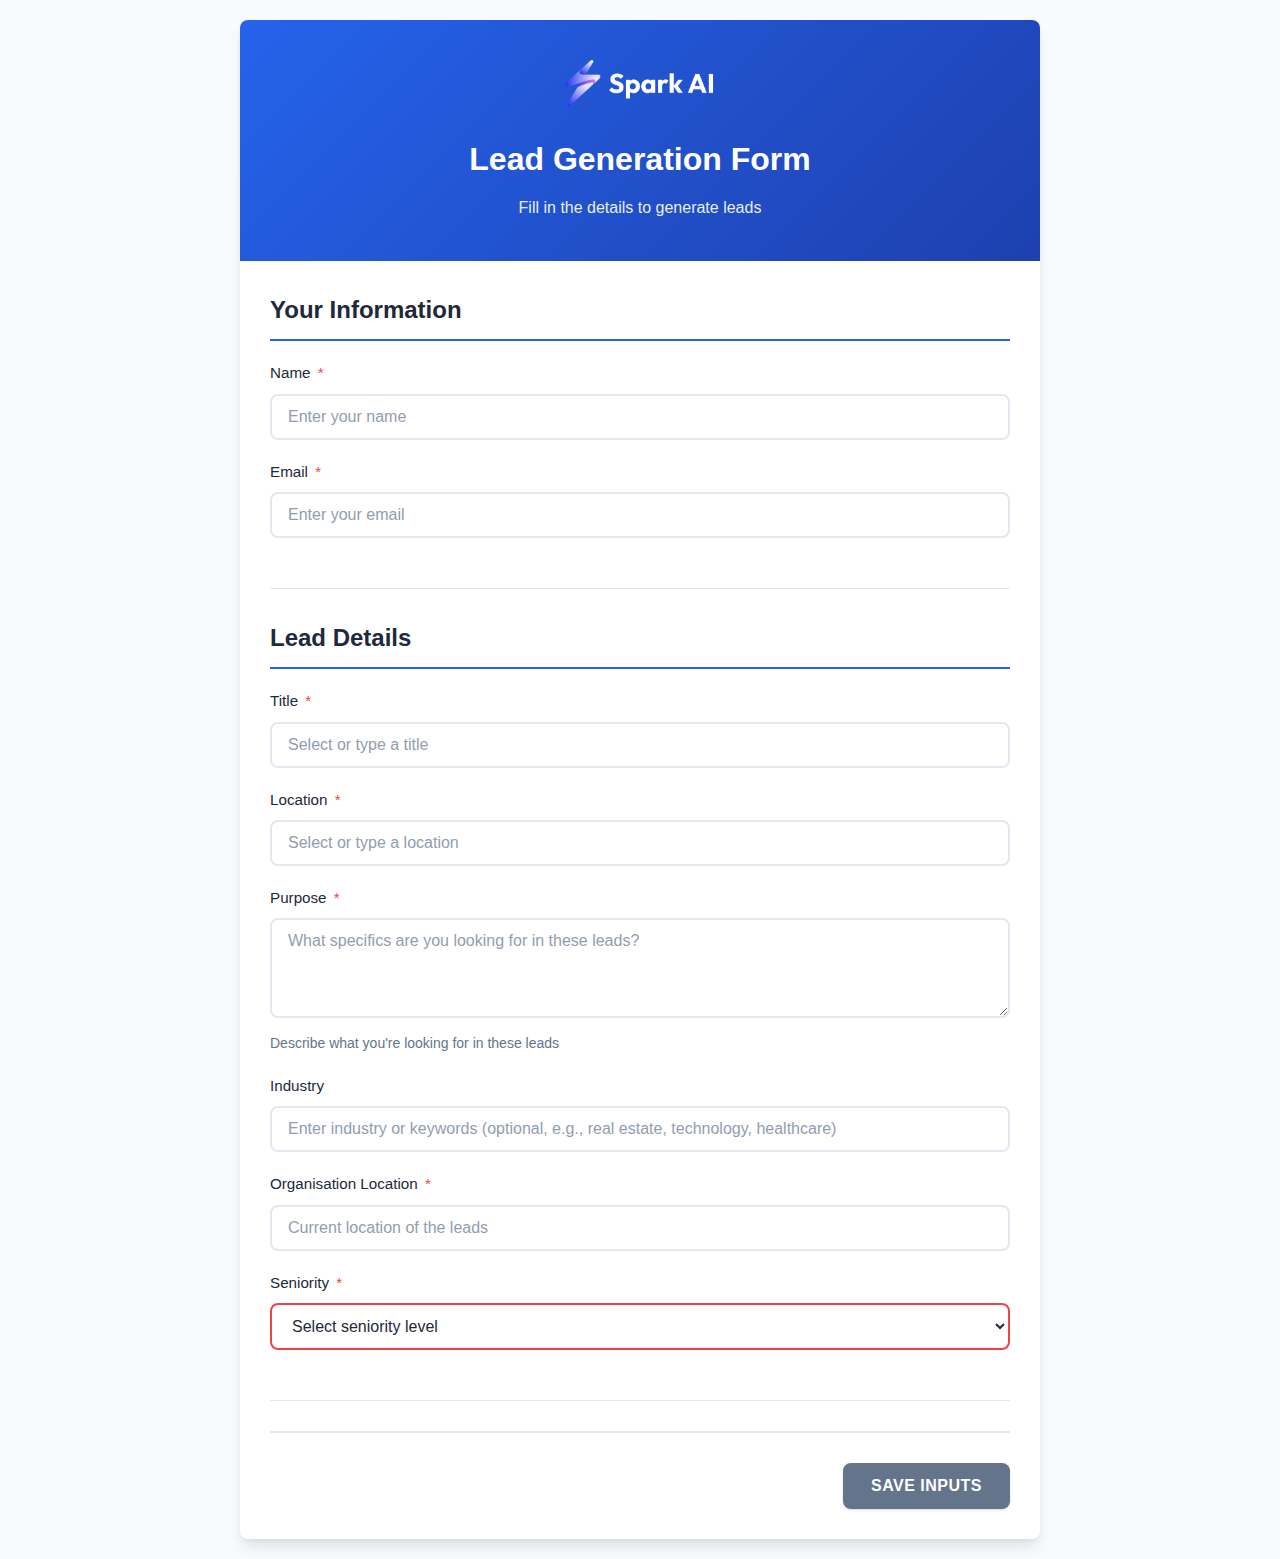
<file: index.html>
<!DOCTYPE html>
<html lang="en">
<head>
    <meta charset="UTF-8">
    <meta name="viewport" content="width=device-width, initial-scale=1.0">
    <title>Lead Generation Form</title>
    <link rel="stylesheet" href="styles.css">
</head>
<body>
    <div class="container">
        <div class="header">
            <img src="Spark AI Logo-W.png" alt="Spark AI Logo" class="logo" id="logo">
            <h1>Lead Generation Form</h1>
            <p class="subtitle">Fill in the details to generate leads</p>
        </div>

        <form id="leadForm" class="form-container">
            <!-- User Information Section -->
            <div class="form-section">
                <h2>Your Information</h2>
                
                <div class="form-group">
                    <label for="name">Name <span class="required">*</span></label>
                    <input type="text" id="name" name="name" required placeholder="Enter your name">
                </div>

                <div class="form-group">
                    <label for="email">Email <span class="required">*</span></label>
                    <input type="email" id="email" name="email" required placeholder="Enter your email">
                </div>
            </div>

            <!-- Lead Details Section -->
            <div class="form-section">
                <h2>Lead Details</h2>

                <div class="form-group">
                    <label for="titles">Title <span class="required">*</span></label>
                    <input type="text" id="titles" name="titles" required 
                           placeholder="Select or type a title" 
                           list="titleOptions">
                    <datalist id="titleOptions">
                        <option value="AI Engineer">
                        <option value="AI Developer">
                        <option value="Machine Learning Engineer">
                        <option value="Data Scientist">
                        <option value="AI Researcher">
                        <option value="ML Engineer">
                        <option value="Deep Learning Engineer">
                        <option value="AI Architect">
                        <option value="NLP Engineer">
                        <option value="Computer Vision Engineer">
                    </datalist>
                </div>

                <div class="form-group">
                    <label for="location">Location <span class="required">*</span></label>
                    <input type="text" id="location" name="location" required 
                           placeholder="Select or type a location" 
                           list="locationOptions">
                    <datalist id="locationOptions">
                        <option value="Dubai">
                        <option value="Doha">
                        <option value="Kerala">
                        <option value="Mumbai">
                        <option value="Delhi">
                        <option value="Bangalore">
                        <option value="Singapore">
                        <option value="London">
                        <option value="New York">
                        <option value="San Francisco">
                        <option value="Toronto">
                        <option value="Sydney">
                        <option value="Paris">
                        <option value="Berlin">
                        <option value="Tokyo">
                    </datalist>
                </div>

                <div class="form-group">
                    <label for="purpose">Purpose <span class="required">*</span></label>
                    <textarea id="purpose" name="purpose" required 
                              placeholder="What specifics are you looking for in these leads?" 
                              rows="4"></textarea>
                    <small class="help-text">Describe what you're looking for in these leads</small>
                </div>

                <div class="form-group">
                    <label for="keywords">Industry</label>
                    <input type="text" id="keywords" name="keywords" 
                           placeholder="Enter industry or keywords (optional, e.g., real estate, technology, healthcare)">
                </div>

                <div class="form-group">
                    <label for="orgLocation">Organisation Location <span class="required">*</span></label>
                    <input type="text" id="orgLocation" name="orgLocation" required 
                           placeholder="Current location of the leads">
                </div>

                <div class="form-group">
                    <label for="seniority">Seniority <span class="required">*</span></label>
                    <select id="seniority" name="seniority" required>
                        <option value="">Select seniority level</option>
                        <option value="owner">Owner</option>
                        <option value="founder">Founder</option>
                        <option value="c_suite">C-Suite</option>
                        <option value="partner">Partner</option>
                        <option value="vp">VP</option>
                        <option value="head">Head</option>
                        <option value="director">Director</option>
                        <option value="manager">Manager</option>
                        <option value="senior">Senior</option>
                        <option value="entry">Entry</option>
                        <option value="intern">Intern</option>
                    </select>
                </div>

            </div>

            <!-- Saved Inputs Section -->
            <div class="form-section" id="savedInputsSection" style="display: none;">
                <h2>Saved Inputs</h2>
                <div id="savedInputsList" class="saved-inputs"></div>
            </div>

            <!-- Submit Button -->
            <div class="form-actions">
                <button type="button" id="saveInputsBtn" class="btn btn-secondary">Save Inputs</button>
                <button type="submit" id="generateBtn" class="btn btn-primary" style="display: none;">
                    Generate Leads
                </button>
            </div>
        </form>
    </div>

    <script>
        // No warning needed - form will use traditional POST submission
    </script>
    <script src="script.js?v=3"></script>
</body>
</html>
</file>
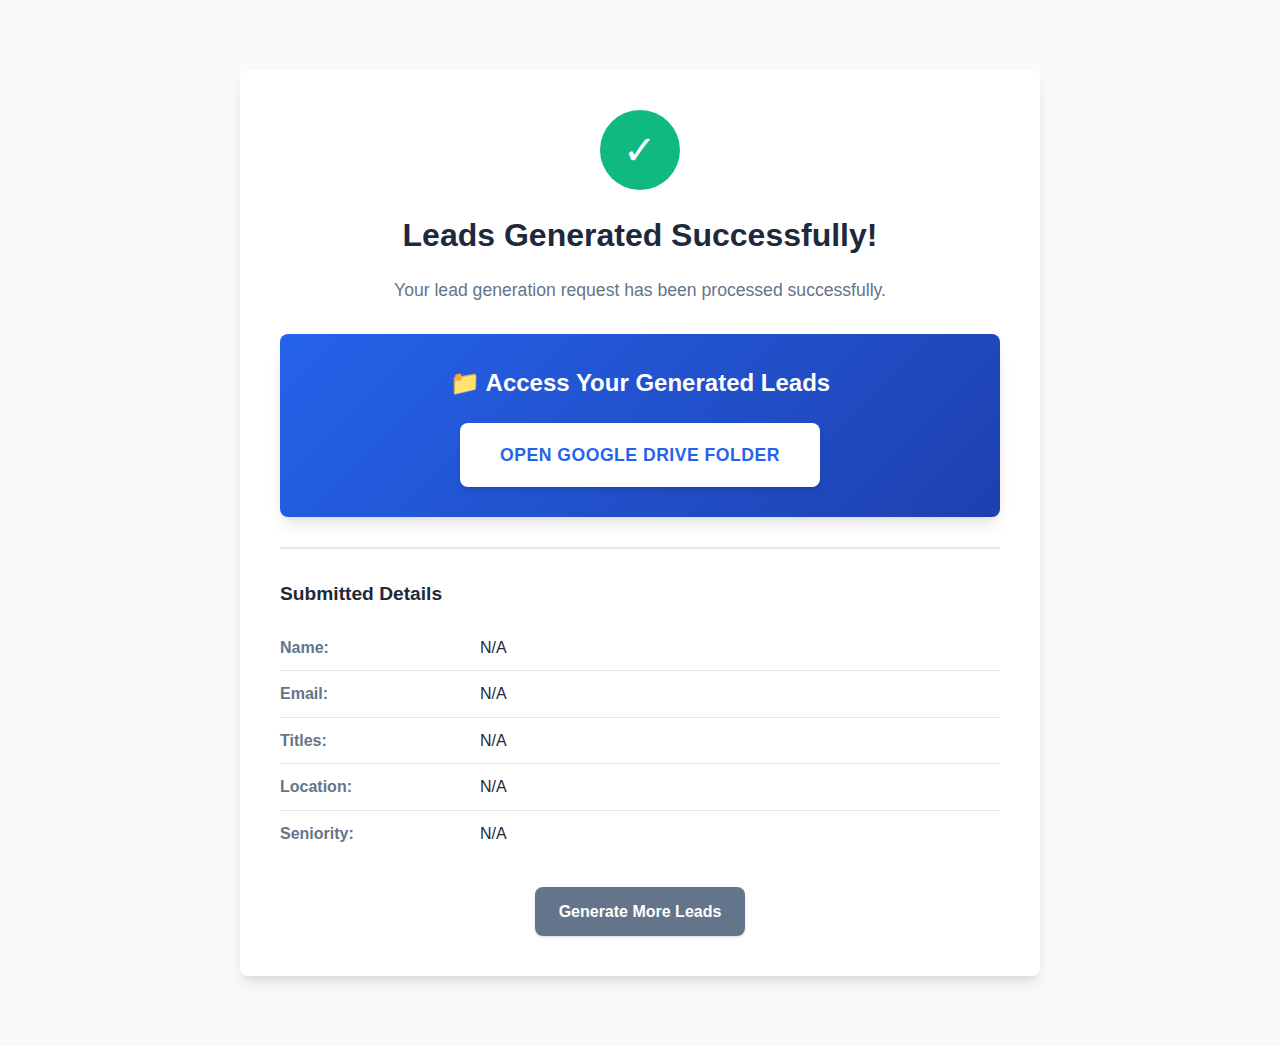
<file: result.html>
<!DOCTYPE html>
<html lang="en">
<head>
    <meta charset="UTF-8">
    <meta name="viewport" content="width=device-width, initial-scale=1.0">
    <title>Lead Generation Result</title>
    <link rel="stylesheet" href="styles.css">
    <style>
        .result-container {
            max-width: 800px;
            margin: 50px auto;
            padding: 40px;
            background: var(--surface);
            border-radius: var(--border-radius);
            box-shadow: var(--shadow-lg);
        }

        .success-icon {
            width: 80px;
            height: 80px;
            margin: 0 auto 20px;
            background: var(--success-color);
            border-radius: 50%;
            display: flex;
            align-items: center;
            justify-content: center;
            font-size: 2.5rem;
            color: white;
        }

        .result-content {
            text-align: center;
            margin-bottom: 30px;
        }

        .result-content h1 {
            font-size: 2rem;
            margin-bottom: 15px;
            color: var(--text-primary);
        }

        .result-content p {
            font-size: 1.1rem;
            color: var(--text-secondary);
            margin-bottom: 10px;
        }

        .drive-link {
            margin: 30px 0;
            padding: 30px;
            background: linear-gradient(135deg, var(--primary-color) 0%, var(--primary-dark) 100%);
            border: none;
            border-radius: var(--border-radius);
            text-align: center;
            box-shadow: var(--shadow-lg);
        }

        .drive-link h2 {
            font-size: 1.5rem;
            margin-bottom: 20px;
            color: white;
            font-weight: 600;
        }

        .drive-link a {
            display: inline-block;
            padding: 18px 40px;
            background: white;
            color: var(--primary-color);
            text-decoration: none;
            border-radius: var(--border-radius);
            font-weight: 700;
            font-size: 1.1rem;
            transition: var(--transition);
            box-shadow: var(--shadow-md);
            text-transform: uppercase;
            letter-spacing: 0.5px;
        }

        .drive-link a:hover {
            background: #f8fafc;
            transform: translateY(-3px);
            box-shadow: var(--shadow-lg);
            color: var(--primary-dark);
        }

        .form-details {
            margin-top: 30px;
            padding-top: 30px;
            border-top: 2px solid var(--border-color);
            text-align: left;
        }

        .form-details h3 {
            font-size: 1.2rem;
            margin-bottom: 15px;
            color: var(--text-primary);
        }

        .detail-row {
            display: flex;
            padding: 10px 0;
            border-bottom: 1px solid var(--border-color);
        }

        .detail-row:last-child {
            border-bottom: none;
        }

        .detail-label {
            font-weight: 600;
            width: 200px;
            color: var(--text-secondary);
        }

        .detail-value {
            flex: 1;
            color: var(--text-primary);
        }

        .action-buttons {
            margin-top: 30px;
            display: flex;
            gap: 15px;
            justify-content: center;
        }

        .btn-link {
            padding: 12px 24px;
            background: var(--secondary-color);
            color: white;
            text-decoration: none;
            border-radius: var(--border-radius);
            font-weight: 600;
            transition: var(--transition);
            box-shadow: var(--shadow);
        }

        .btn-link:hover {
            background: #475569;
            transform: translateY(-2px);
            box-shadow: var(--shadow-md);
        }
    </style>
</head>
<body>
    <div class="result-container">
        <div class="success-icon">✓</div>
        
        <div class="result-content">
            <h1>Leads Generated Successfully!</h1>
            <p>Your lead generation request has been processed successfully.</p>
        </div>

        <div class="drive-link">
            <h2>📁 Access Your Generated Leads</h2>
            <a href="https://drive.google.com/drive/folders/1atBCCI28tYmQGgcZ_7jHfonkoRI60ZIj?usp=drive_link" target="_blank" rel="noopener noreferrer">
                Open Google Drive Folder
            </a>
        </div>

        <div class="form-details" id="formDetails">
            <h3>Submitted Details</h3>
            <div id="detailsContent"></div>
        </div>

        <div class="action-buttons">
            <a href="index.html" class="btn-link">Generate More Leads</a>
        </div>
    </div>

    <script>
        // Get parameters from URL
        const urlParams = new URLSearchParams(window.location.search);
        
        // Display submitted details
        const detailsContent = document.getElementById('detailsContent');
        
        const details = {
            'Name': urlParams.get('name') || 'N/A',
            'Email': urlParams.get('email') || 'N/A',
            'Titles': urlParams.get('titles') || 'N/A',
            'Location': urlParams.get('location') || 'N/A',
            'Seniority': urlParams.get('seniority') || 'N/A'
        };

        // Create detail rows
        Object.entries(details).forEach(([label, value]) => {
            const row = document.createElement('div');
            row.className = 'detail-row';
            row.innerHTML = `
                <div class="detail-label">${label}:</div>
                <div class="detail-value">${value}</div>
            `;
            detailsContent.appendChild(row);
        });

        // Update Google Drive link if needed
        // Replace 'YOUR_GOOGLE_DRIVE_FOLDER_ID' with your actual Google Drive folder ID
        // Example: https://drive.google.com/drive/folders/1ABC123XYZ456
    </script>
</body>
</html>
</file>
<file: styles.css>
:root {
    --primary-color: #2563eb;
    --primary-dark: #1e40af;
    --secondary-color: #64748b;
    --success-color: #10b981;
    --warning-color: #f59e0b;
    --error-color: #ef4444;
    --background: #f8fafc;
    --surface: #ffffff;
    --text-primary: #1e293b;
    --text-secondary: #64748b;
    --border-color: #e2e8f0;
    --shadow: 0 1px 3px 0 rgba(0, 0, 0, 0.1), 0 1px 2px 0 rgba(0, 0, 0, 0.06);
    --shadow-md: 0 4px 6px -1px rgba(0, 0, 0, 0.1), 0 2px 4px -1px rgba(0, 0, 0, 0.06);
    --shadow-lg: 0 10px 15px -3px rgba(0, 0, 0, 0.1), 0 4px 6px -2px rgba(0, 0, 0, 0.05);
    --border-radius: 8px;
    --transition: all 0.3s ease;
}

* {
    margin: 0;
    padding: 0;
    box-sizing: border-box;
}

body {
    font-family: -apple-system, BlinkMacSystemFont, 'Segoe UI', Roboto, 'Helvetica Neue', Arial, sans-serif;
    background: var(--background);
    color: var(--text-primary);
    line-height: 1.6;
    padding: 20px;
    min-height: 100vh;
}

.container {
    max-width: 800px;
    margin: 0 auto;
    background: var(--surface);
    border-radius: var(--border-radius);
    box-shadow: var(--shadow-lg);
    overflow: hidden;
}

.header {
    background: linear-gradient(135deg, var(--primary-color) 0%, var(--primary-dark) 100%);
    color: white;
    padding: 40px 30px;
    text-align: center;
    position: relative;
}

.logo {
    max-width: 150px;
    max-height: 80px;
    margin-bottom: 20px;
    object-fit: contain;
}

.logo.hidden {
    display: none;
}

.header h1 {
    font-size: 2rem;
    font-weight: 700;
    margin-bottom: 10px;
}

.subtitle {
    font-size: 1rem;
    opacity: 0.9;
}

.form-container {
    padding: 30px;
}

.form-section {
    margin-bottom: 30px;
    padding-bottom: 30px;
    border-bottom: 1px solid var(--border-color);
}

.form-section:last-of-type {
    border-bottom: none;
    margin-bottom: 0;
    padding-bottom: 0;
}

.form-section h2 {
    font-size: 1.5rem;
    font-weight: 600;
    color: var(--text-primary);
    margin-bottom: 20px;
    padding-bottom: 10px;
    border-bottom: 2px solid var(--primary-color);
}

.form-group {
    margin-bottom: 20px;
}

.form-group label {
    display: block;
    font-weight: 500;
    margin-bottom: 8px;
    color: var(--text-primary);
    font-size: 0.95rem;
}

.required {
    color: var(--error-color);
    margin-left: 3px;
}

.form-group input,
.form-group select,
.form-group textarea {
    width: 100%;
    padding: 12px 16px;
    border: 2px solid var(--border-color);
    border-radius: var(--border-radius);
    font-size: 1rem;
    font-family: inherit;
    transition: var(--transition);
    background: var(--surface);
    color: var(--text-primary);
}

.form-group input:focus,
.form-group select:focus,
.form-group textarea:focus {
    outline: none;
    border-color: var(--primary-color);
    box-shadow: 0 0 0 3px rgba(37, 99, 235, 0.1);
}

.form-group input::placeholder,
.form-group textarea::placeholder {
    color: var(--text-secondary);
    opacity: 0.7;
}

.form-group textarea {
    resize: vertical;
    min-height: 100px;
}

.help-text {
    display: block;
    margin-top: 6px;
    font-size: 0.875rem;
    color: var(--text-secondary);
}

.warning-text {
    color: var(--warning-color);
}

.char-counter {
    margin-top: 6px;
    text-align: right;
    font-size: 0.875rem;
    color: var(--text-secondary);
}

.char-counter.warning {
    color: var(--warning-color);
}

.char-counter.error {
    color: var(--error-color);
}

.form-actions {
    display: flex;
    gap: 15px;
    justify-content: flex-end;
    margin-top: 30px;
    padding-top: 30px;
    border-top: 2px solid var(--border-color);
}

.btn {
    padding: 14px 28px;
    font-size: 1rem;
    font-weight: 600;
    border: none;
    border-radius: var(--border-radius);
    cursor: pointer;
    transition: var(--transition);
    font-family: inherit;
    text-transform: uppercase;
    letter-spacing: 0.5px;
    box-shadow: var(--shadow);
}

.btn-primary {
    background: var(--primary-color);
    color: white;
}

.btn-primary:hover:not(:disabled) {
    background: var(--primary-dark);
    transform: translateY(-2px);
    box-shadow: var(--shadow-md);
}

.btn-primary:active:not(:disabled) {
    transform: translateY(0);
}

.btn-primary:disabled {
    opacity: 0.6;
    cursor: not-allowed;
}

.btn-secondary {
    background: var(--secondary-color);
    color: white;
}

.btn-secondary:hover {
    background: #475569;
    transform: translateY(-2px);
    box-shadow: var(--shadow-md);
}

.btn-secondary:active {
    transform: translateY(0);
}

/* Saved Inputs Styles */
.saved-inputs {
    display: flex;
    flex-direction: column;
    gap: 15px;
}

.saved-input-card {
    padding: 15px;
    background: var(--background);
    border: 2px solid var(--border-color);
    border-radius: var(--border-radius);
    cursor: pointer;
    transition: var(--transition);
}

.saved-input-card:hover {
    border-color: var(--primary-color);
    box-shadow: var(--shadow-md);
    transform: translateY(-2px);
}

.saved-input-card h3 {
    font-size: 1.1rem;
    margin-bottom: 8px;
    color: var(--primary-color);
}

.saved-input-card p {
    font-size: 0.875rem;
    color: var(--text-secondary);
    margin-bottom: 4px;
}

.saved-input-card .actions {
    margin-top: 10px;
    display: flex;
    gap: 10px;
}

.btn-small {
    padding: 6px 12px;
    font-size: 0.875rem;
    text-transform: none;
    letter-spacing: normal;
}

.btn-danger {
    background: var(--error-color);
    color: white;
}

.btn-danger:hover {
    background: #dc2626;
}

/* Validation Styles */
.form-group input:invalid:not(:placeholder-shown),
.form-group select:invalid,
.form-group textarea:invalid:not(:placeholder-shown) {
    border-color: var(--error-color);
}

.form-group input:valid:not(:placeholder-shown),
.form-group select:valid,
.form-group textarea:valid:not(:placeholder-shown) {
    border-color: var(--success-color);
}

/* Loading State */
.loading {
    position: relative;
    pointer-events: none;
    opacity: 0.7;
}

.loading::after {
    content: '';
    position: absolute;
    top: 50%;
    left: 50%;
    width: 20px;
    height: 20px;
    margin: -10px 0 0 -10px;
    border: 3px solid var(--border-color);
    border-top-color: var(--primary-color);
    border-radius: 50%;
    animation: spin 0.8s linear infinite;
}

@keyframes spin {
    to { transform: rotate(360deg); }
}

/* Responsive Design */
@media (max-width: 768px) {
    body {
        padding: 10px;
    }

    .container {
        border-radius: 0;
    }

    .header {
        padding: 30px 20px;
    }

    .header h1 {
        font-size: 1.5rem;
    }

    .form-container {
        padding: 20px;
    }

    .form-actions {
        flex-direction: column;
    }

    .btn {
        width: 100%;
    }
}

/* Success Message */
.success-message {
    background: #d1fae5;
    color: #065f46;
    padding: 15px;
    border-radius: var(--border-radius);
    margin-bottom: 20px;
    border-left: 4px solid var(--success-color);
}

/* Error Message */
.error-message {
    background: #fee2e2;
    color: #991b1b;
    padding: 15px;
    border-radius: var(--border-radius);
    margin-bottom: 20px;
    border-left: 4px solid var(--error-color);
}
</file>
